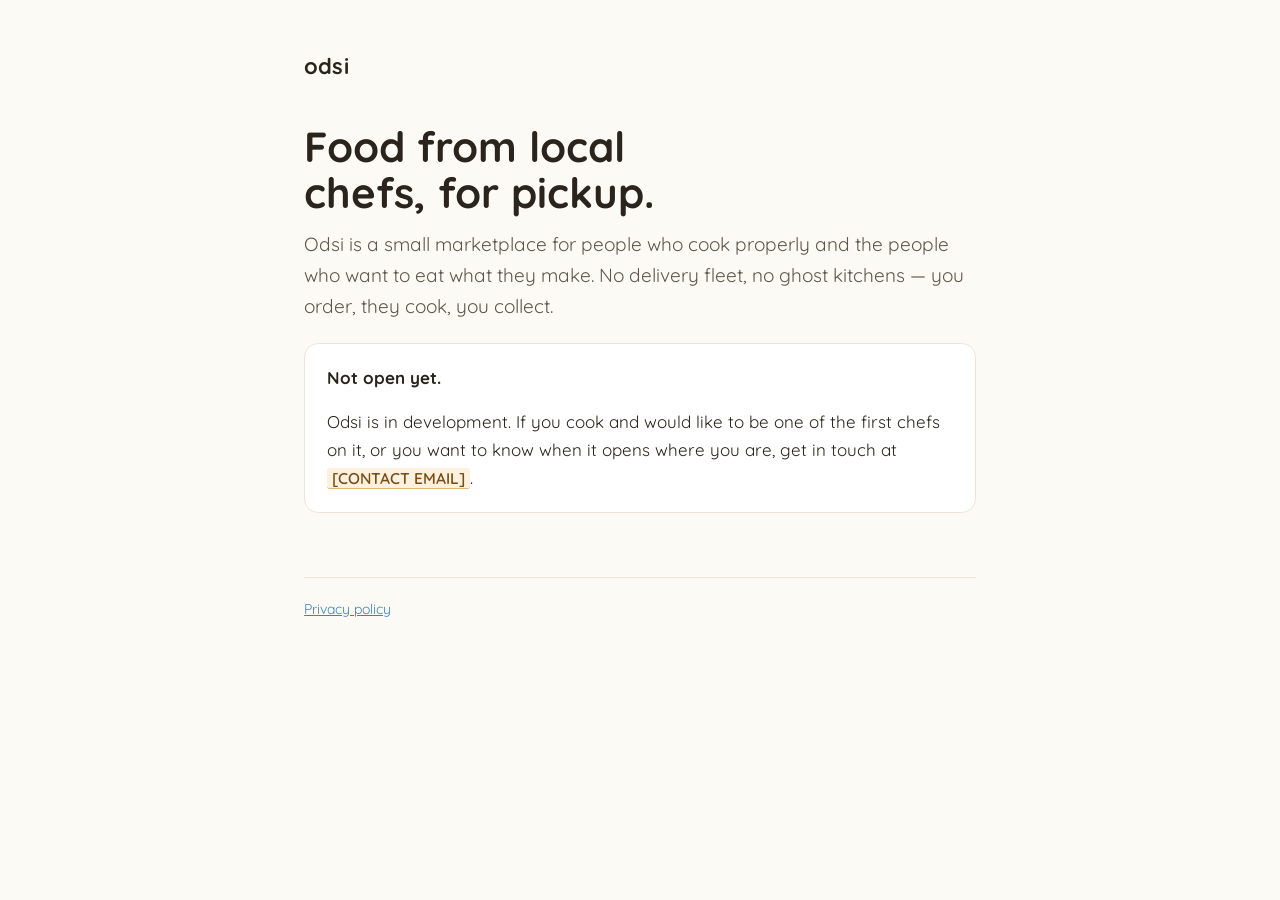
<file: index.html>
<!doctype html>
<html lang="en">
<head>
<meta charset="utf-8">
<meta name="viewport" content="width=device-width, initial-scale=1">
<title>Odsi — food from local chefs, for pickup</title>
<meta name="description" content="Odsi connects you with local chefs cooking real food near you, for pickup.">
<link rel="stylesheet" href="https://fonts.googleapis.com/css2?family=Quicksand:wght@500;600;700&display=swap">
<link rel="stylesheet" href="style.css">
</head>
<body>
<div class="wrap">

  <a class="brand" href="./">odsi</a>

  <h1>Food from local chefs, for pickup.</h1>
  <p class="lede">
    Odsi is a small marketplace for people who cook properly and the people who want to eat
    what they make. No delivery fleet, no ghost kitchens — you order, they cook, you collect.
  </p>

  <div class="card">
    <p><strong>Not open yet.</strong></p>
    <p>
      Odsi is in development. If you cook and would like to be one of the first chefs on it,
      or you want to know when it opens where you are, get in touch at
      <span class="todo">[CONTACT EMAIL]</span>.
    </p>
  </div>

  <footer>
    <p><a href="privacy/">Privacy policy</a></p>
  </footer>

</div>
</body>
</html>
</file>
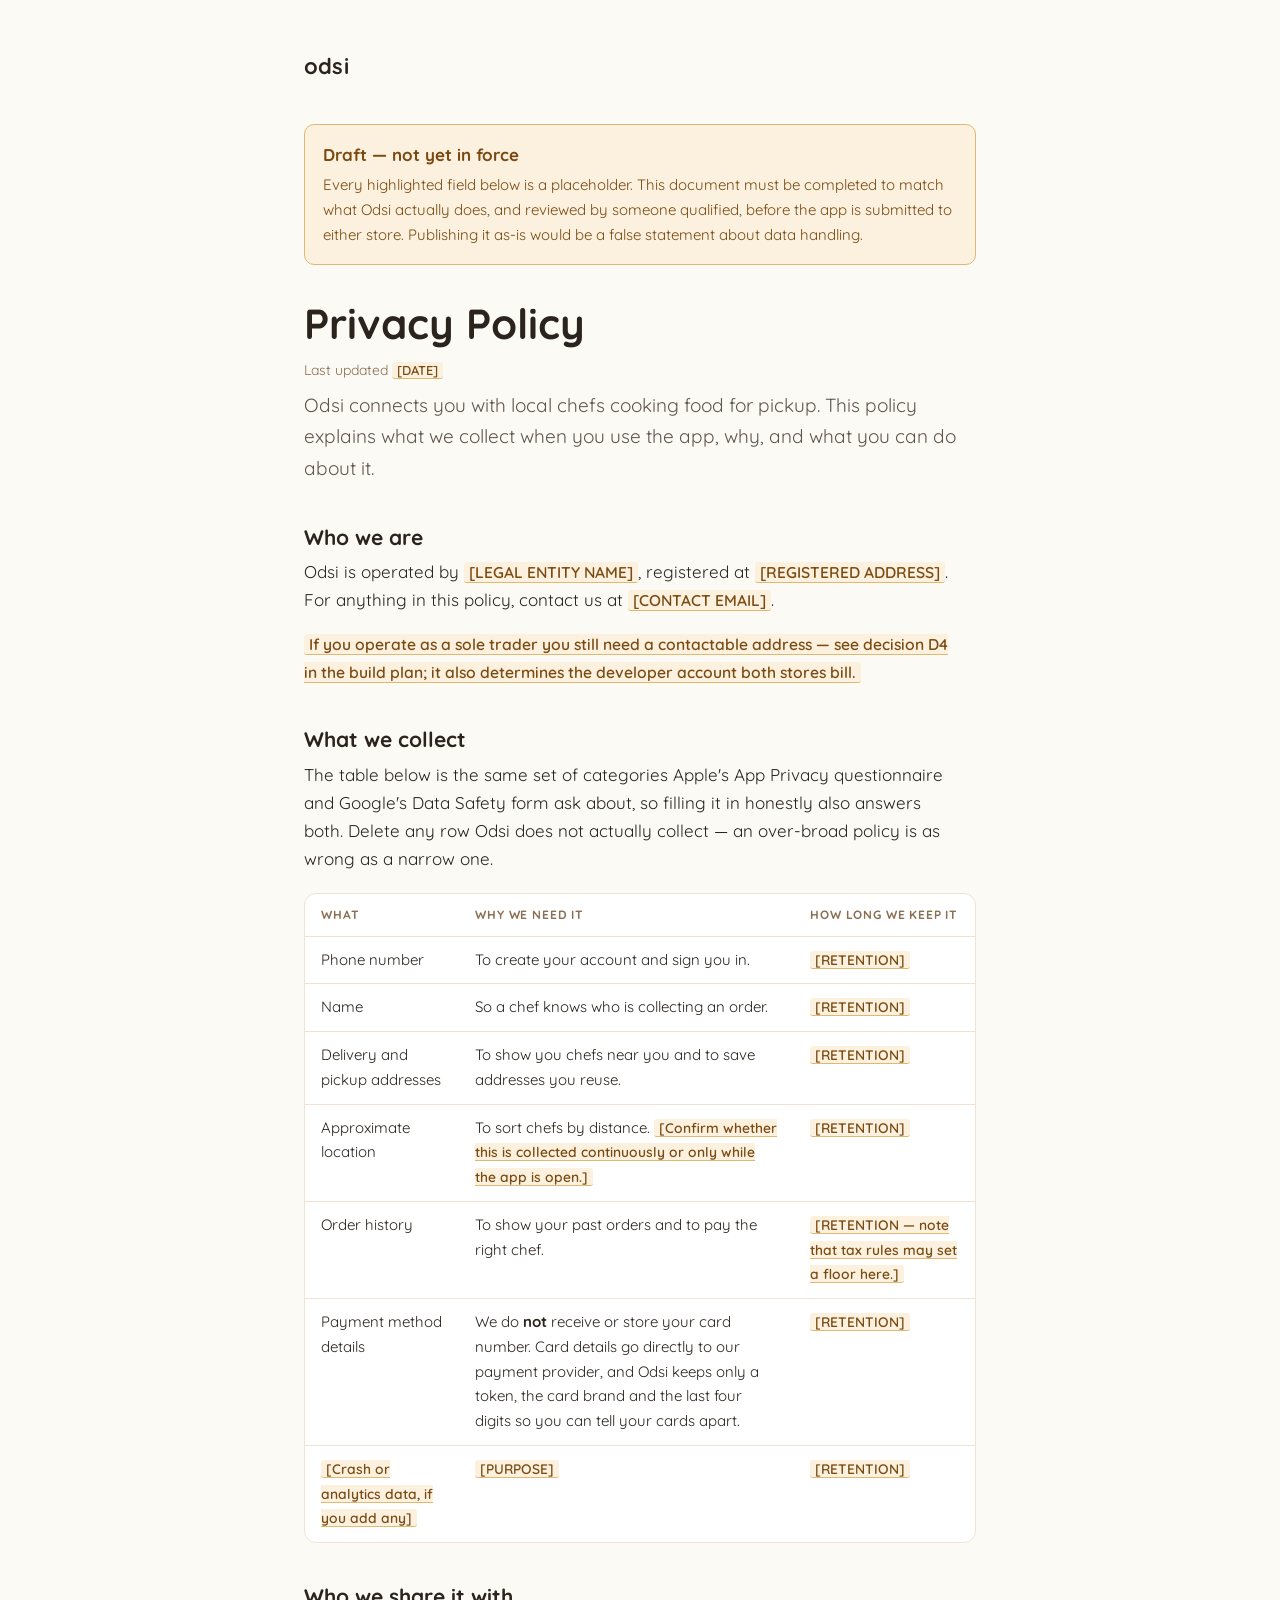
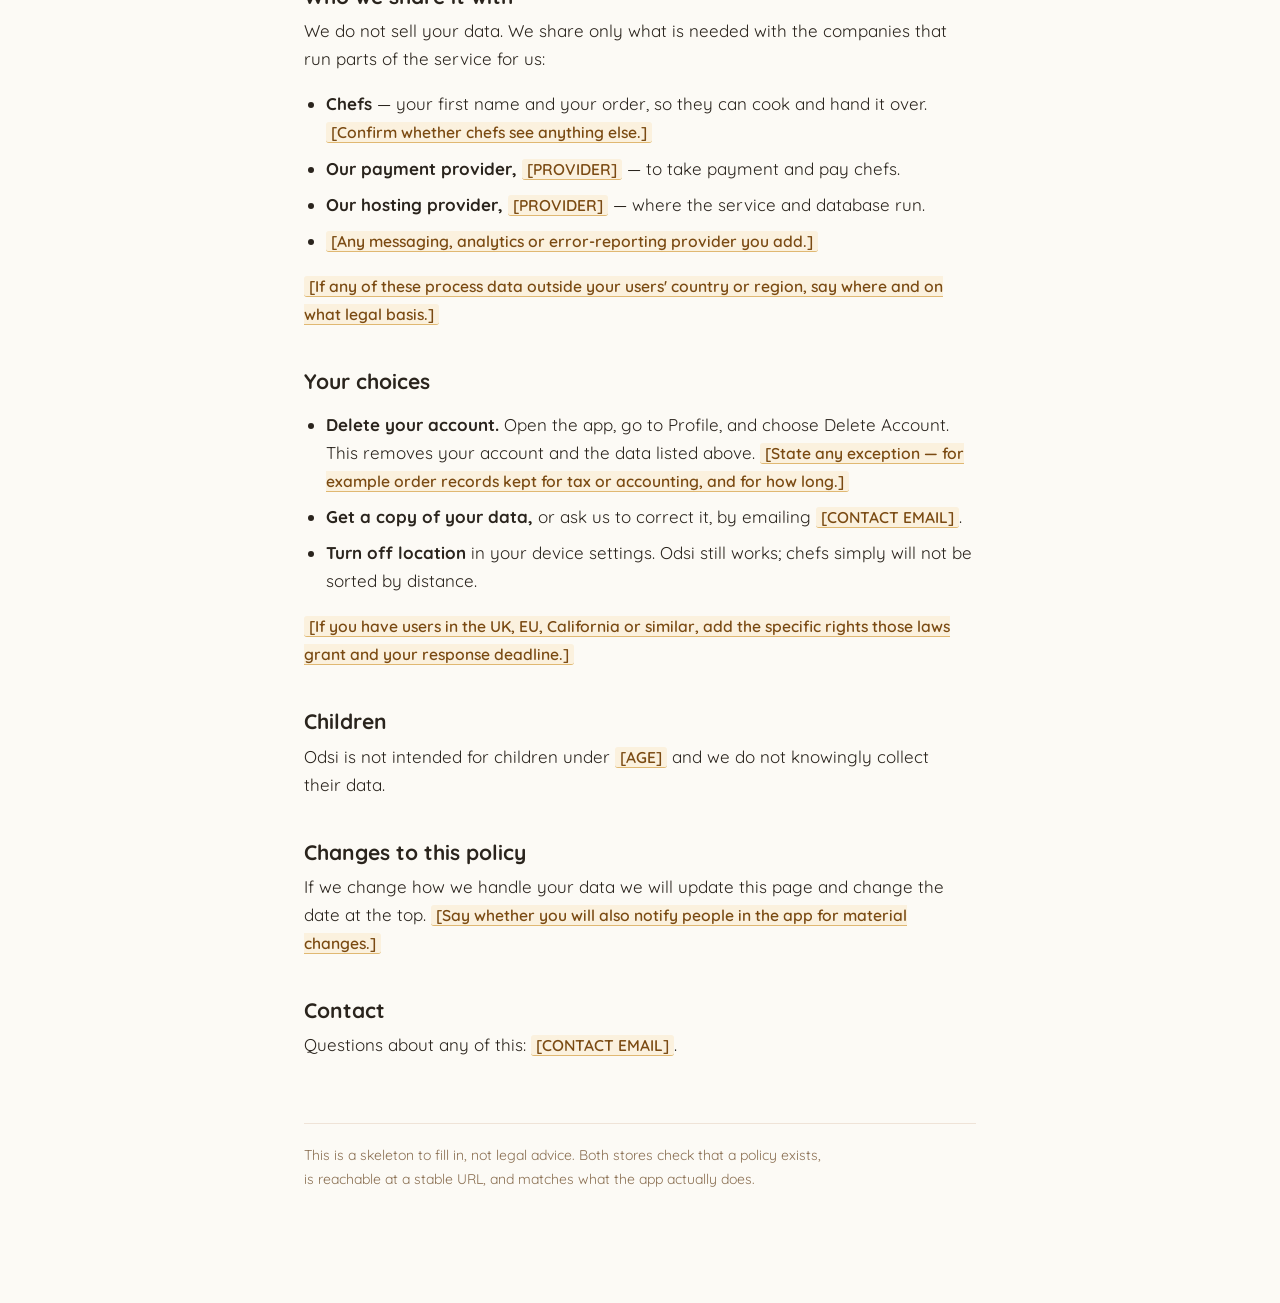
<file: privacy/index.html>
<!doctype html>
<html lang="en">
<head>
<meta charset="utf-8">
<meta name="viewport" content="width=device-width, initial-scale=1">
<title>Privacy Policy — Odsi</title>
<meta name="description" content="How Odsi handles your data.">
<link rel="stylesheet" href="https://fonts.googleapis.com/css2?family=Quicksand:wght@500;600;700&display=swap">
<link rel="stylesheet" href="../style.css">
</head>
<body>
<div class="wrap">

  <a class="brand" href="../">odsi</a>

  <div class="draft-banner">
    <strong>Draft — not yet in force</strong>
    <p>
      Every highlighted field below is a placeholder. This document must be completed to match
      what Odsi actually does, and reviewed by someone qualified, before the app is submitted
      to either store. Publishing it as-is would be a false statement about data handling.
    </p>
  </div>

  <h1>Privacy Policy</h1>
  <p class="updated">Last updated <span class="todo">[DATE]</span></p>
  <p class="lede">
    Odsi connects you with local chefs cooking food for pickup. This policy explains what we
    collect when you use the app, why, and what you can do about it.
  </p>

  <h2>Who we are</h2>
  <p>
    Odsi is operated by <span class="todo">[LEGAL ENTITY NAME]</span>, registered at
    <span class="todo">[REGISTERED ADDRESS]</span>. For anything in this policy, contact us at
    <span class="todo">[CONTACT EMAIL]</span>.
  </p>
  <p>
    <span class="todo">If you operate as a sole trader you still need a contactable address — see decision D4 in the build plan; it also determines the developer account both stores bill.</span>
  </p>

  <h2>What we collect</h2>
  <p>
    The table below is the same set of categories Apple's App Privacy questionnaire and
    Google's Data Safety form ask about, so filling it in honestly also answers both. Delete
    any row Odsi does not actually collect — an over-broad policy is as wrong as a narrow one.
  </p>

  <div class="tablewrap">
    <table>
      <thead>
        <tr><th>What</th><th>Why we need it</th><th>How long we keep it</th></tr>
      </thead>
      <tbody>
        <tr>
          <td>Phone number</td>
          <td>To create your account and sign you in.</td>
          <td><span class="todo">[RETENTION]</span></td>
        </tr>
        <tr>
          <td>Name</td>
          <td>So a chef knows who is collecting an order.</td>
          <td><span class="todo">[RETENTION]</span></td>
        </tr>
        <tr>
          <td>Delivery and pickup addresses</td>
          <td>To show you chefs near you and to save addresses you reuse.</td>
          <td><span class="todo">[RETENTION]</span></td>
        </tr>
        <tr>
          <td>Approximate location</td>
          <td>To sort chefs by distance. <span class="todo">[Confirm whether this is collected continuously or only while the app is open.]</span></td>
          <td><span class="todo">[RETENTION]</span></td>
        </tr>
        <tr>
          <td>Order history</td>
          <td>To show your past orders and to pay the right chef.</td>
          <td><span class="todo">[RETENTION — note that tax rules may set a floor here.]</span></td>
        </tr>
        <tr>
          <td>Payment method details</td>
          <td>
            We do <strong>not</strong> receive or store your card number. Card details go
            directly to our payment provider, and Odsi keeps only a token, the card brand and
            the last four digits so you can tell your cards apart.
          </td>
          <td><span class="todo">[RETENTION]</span></td>
        </tr>
        <tr>
          <td><span class="todo">[Crash or analytics data, if you add any]</span></td>
          <td><span class="todo">[PURPOSE]</span></td>
          <td><span class="todo">[RETENTION]</span></td>
        </tr>
      </tbody>
    </table>
  </div>

  <h2>Who we share it with</h2>
  <p>
    We do not sell your data. We share only what is needed with the companies that run parts of
    the service for us:
  </p>
  <ul>
    <li><strong>Chefs</strong> — your first name and your order, so they can cook and hand it over. <span class="todo">[Confirm whether chefs see anything else.]</span></li>
    <li><strong>Our payment provider,</strong> <span class="todo">[PROVIDER]</span> — to take payment and pay chefs.</li>
    <li><strong>Our hosting provider,</strong> <span class="todo">[PROVIDER]</span> — where the service and database run.</li>
    <li><span class="todo">[Any messaging, analytics or error-reporting provider you add.]</span></li>
  </ul>
  <p><span class="todo">[If any of these process data outside your users' country or region, say where and on what legal basis.]</span></p>

  <h2>Your choices</h2>
  <ul>
    <li>
      <strong>Delete your account.</strong> Open the app, go to Profile, and choose Delete
      Account. This removes your account and the data listed above.
      <span class="todo">[State any exception — for example order records kept for tax or accounting, and for how long.]</span>
    </li>
    <li><strong>Get a copy of your data,</strong> or ask us to correct it, by emailing <span class="todo">[CONTACT EMAIL]</span>.</li>
    <li><strong>Turn off location</strong> in your device settings. Odsi still works; chefs simply will not be sorted by distance.</li>
  </ul>
  <p><span class="todo">[If you have users in the UK, EU, California or similar, add the specific rights those laws grant and your response deadline.]</span></p>

  <h2>Children</h2>
  <p>
    Odsi is not intended for children under <span class="todo">[AGE]</span> and we do not
    knowingly collect their data.
  </p>

  <h2>Changes to this policy</h2>
  <p>
    If we change how we handle your data we will update this page and change the date at the
    top. <span class="todo">[Say whether you will also notify people in the app for material changes.]</span>
  </p>

  <h2>Contact</h2>
  <p>Questions about any of this: <span class="todo">[CONTACT EMAIL]</span>.</p>

  <footer>
    <p>
      This is a skeleton to fill in, not legal advice. Both stores check that a policy exists,
      is reachable at a stable URL, and matches what the app actually does.
    </p>
  </footer>

</div>
</body>
</html>
</file>
<file: style.css>
/* Odsi site — shared styles. Palette and type mirror the app's theme.css so the
   web pages and the app read as one product. No build step: two static pages. */

:root {
  --ground: #FCFAF5;
  --surface: #FFFFFF;
  --ink: #2A241D;
  --ink-soft: #5F564C;
  --ink-mute: #8A6F52;
  --rule: #EFE3D7;
  --blue: #3E7FCE;
  --pink: #C4457E;
  --draft-bg: #FBF1DE;
  --draft-ink: #7A4A12;
  --draft-rule: #E0B872;
}

@media (prefers-color-scheme: dark) {
  :root:not([data-theme="light"]) {
    --ground: #18191A;
    --surface: #242526;
    --ink: #E4E6EA;
    --ink-soft: #B1B3B7;
    --ink-mute: #8A8D91;
    --rule: #3A3B3C;
    --blue: #8CBBF8;
    --pink: #F08CBD;
    --draft-bg: #302716;
    --draft-ink: #E5B45F;
    --draft-rule: #6B551F;
  }
}

:root[data-theme="dark"] {
  --ground: #18191A;
  --surface: #242526;
  --ink: #E4E6EA;
  --ink-soft: #B1B3B7;
  --ink-mute: #8A8D91;
  --rule: #3A3B3C;
  --blue: #8CBBF8;
  --pink: #F08CBD;
  --draft-bg: #302716;
  --draft-ink: #E5B45F;
  --draft-rule: #6B551F;
}

* { box-sizing: border-box; }

body {
  margin: 0;
  background: var(--ground);
  color: var(--ink);
  font-family: Quicksand, ui-rounded, system-ui, -apple-system, sans-serif;
  font-size: 17px;
  line-height: 1.65;
  -webkit-font-smoothing: antialiased;
}

.wrap { max-width: 720px; margin: 0 auto; padding: 48px 24px 96px; }

a { color: var(--blue); }
a:focus-visible { outline: 2px solid var(--blue); outline-offset: 3px; border-radius: 3px; }

.brand {
  font-weight: 700; font-size: 22px; letter-spacing: .01em;
  text-decoration: none; color: var(--ink); display: inline-block; margin-bottom: 40px;
}

h1 { font-weight: 700; font-size: clamp(30px, 5vw, 42px); line-height: 1.1; margin: 0 0 12px; text-wrap: balance; }
h2 { font-weight: 700; font-size: 21px; line-height: 1.25; margin: 40px 0 8px; text-wrap: balance; }
p, li { max-width: 66ch; }
p { margin: 0 0 16px; }
ul { padding-left: 22px; }
li { margin-bottom: 8px; }

.lede { font-size: 19px; color: var(--ink-soft); margin-bottom: 8px; }
.updated { color: var(--ink-mute); font-size: 14px; margin: 0 0 8px; }

/* Placeholders that must be replaced before this goes live. Deliberately loud. */
.todo {
  background: var(--draft-bg); color: var(--draft-ink);
  border-bottom: 1.5px solid var(--draft-rule);
  padding: 0 5px; border-radius: 3px; font-weight: 600;
  font-size: .92em; white-space: normal;
}

.draft-banner {
  background: var(--draft-bg); color: var(--draft-ink);
  border: 1.5px solid var(--draft-rule); border-radius: 10px;
  padding: 16px 18px; margin: 0 0 36px;
}
.draft-banner strong { display: block; margin-bottom: 4px; }
.draft-banner p { margin: 0; font-size: 15px; max-width: none; }

.card {
  background: var(--surface); border: 1.5px solid var(--rule);
  border-radius: 14px; padding: 20px 22px; margin: 20px 0;
}
.card > :last-child { margin-bottom: 0; }

.tablewrap { overflow-x: auto; margin: 20px 0; border: 1.5px solid var(--rule); border-radius: 12px; background: var(--surface); }
table { border-collapse: collapse; width: 100%; min-width: 520px; font-size: 15px; }
th, td { text-align: left; padding: 11px 16px; border-bottom: 1px solid var(--rule); vertical-align: top; }
thead th { font-size: 12px; letter-spacing: .07em; text-transform: uppercase; color: var(--ink-mute); }
tbody tr:last-child td { border-bottom: 0; }

footer {
  margin-top: 64px; padding-top: 20px; border-top: 1.5px solid var(--rule);
  color: var(--ink-mute); font-size: 14px;
}

@media (prefers-reduced-motion: reduce) {
  * { animation: none !important; transition: none !important; }
}
</file>
